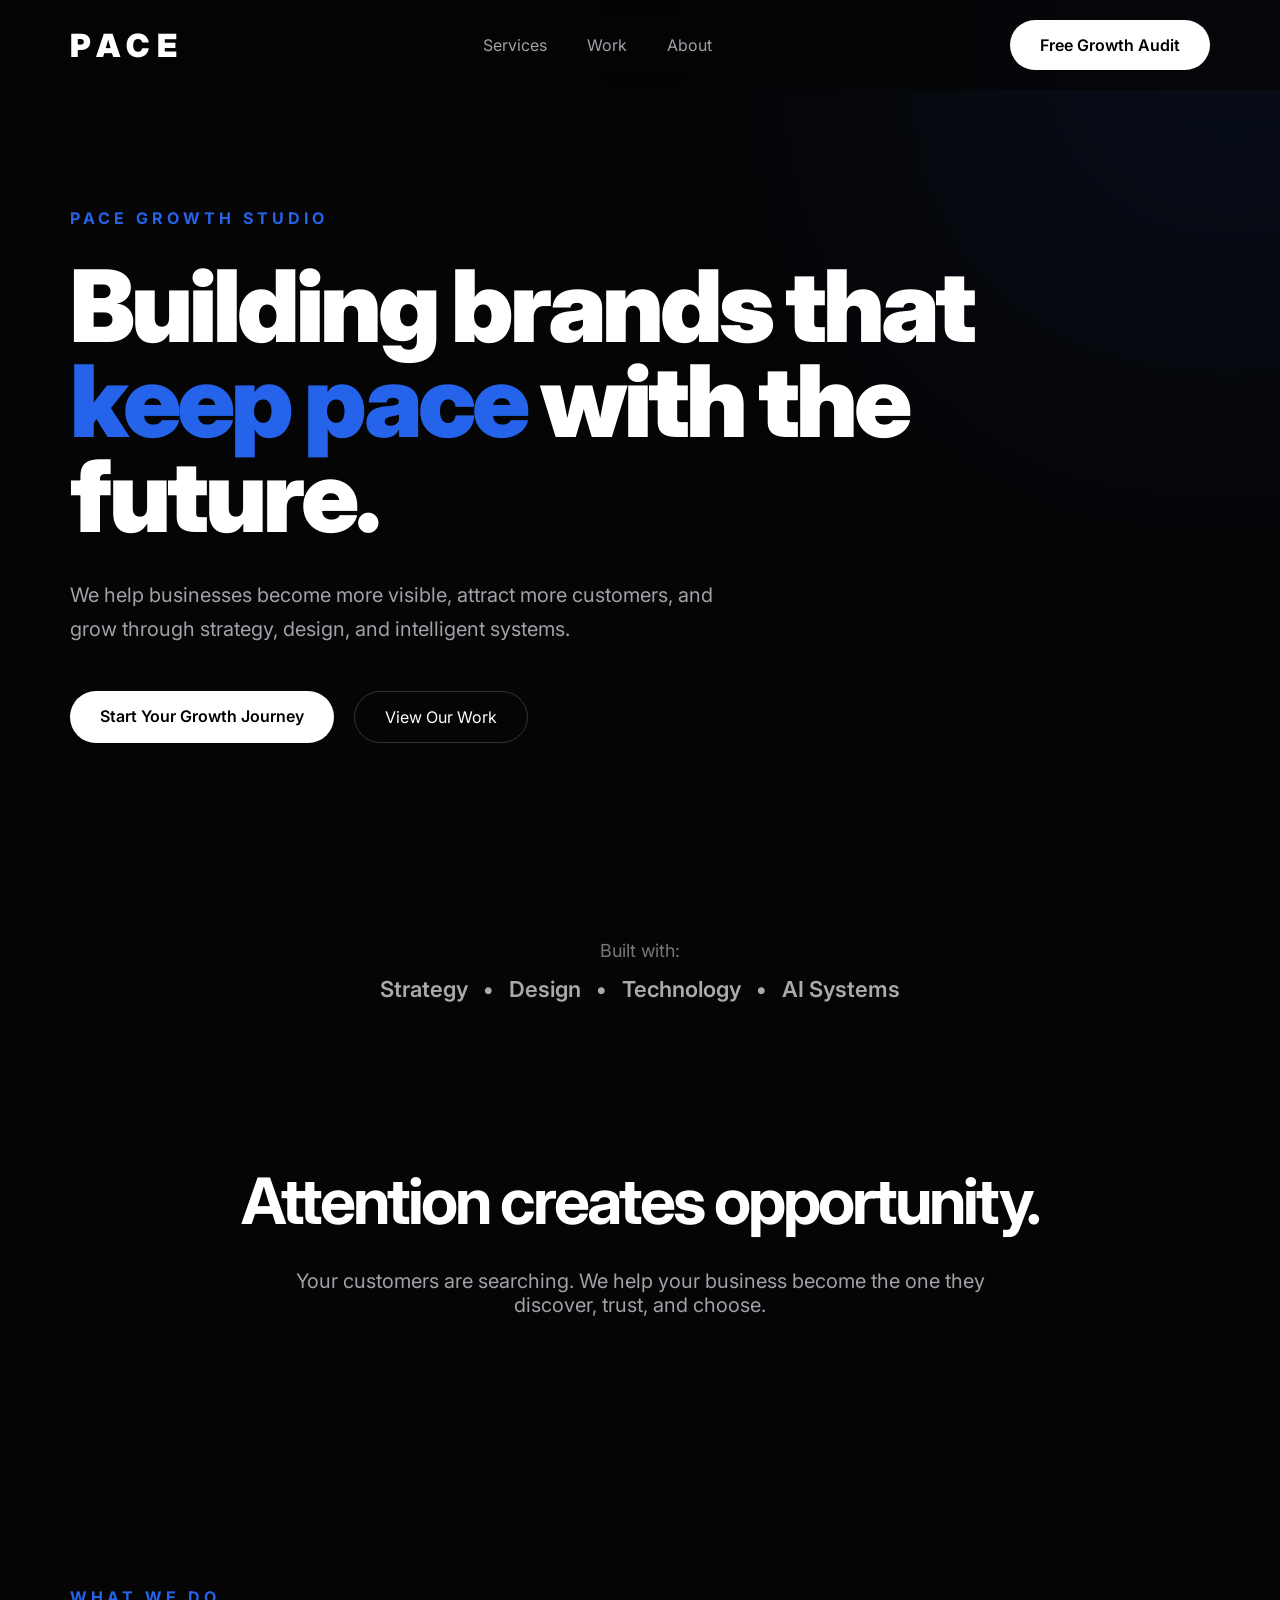
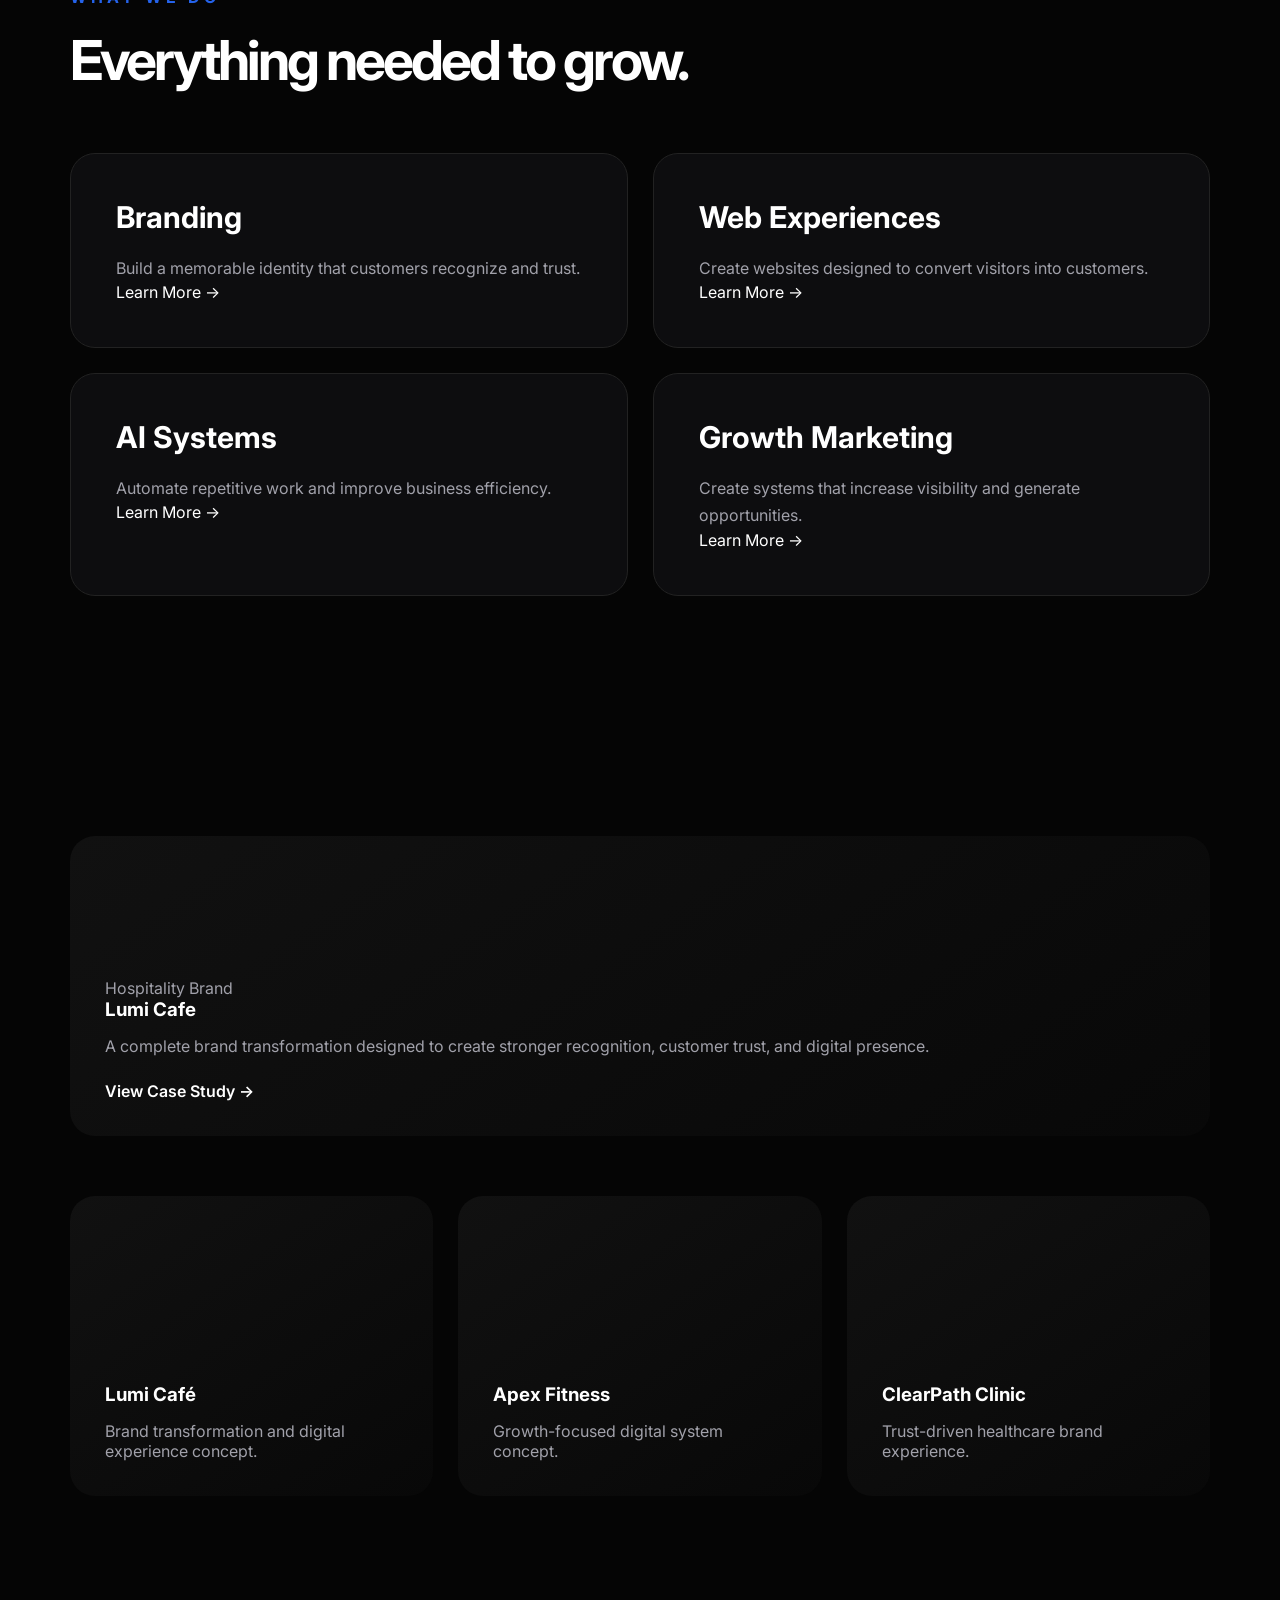
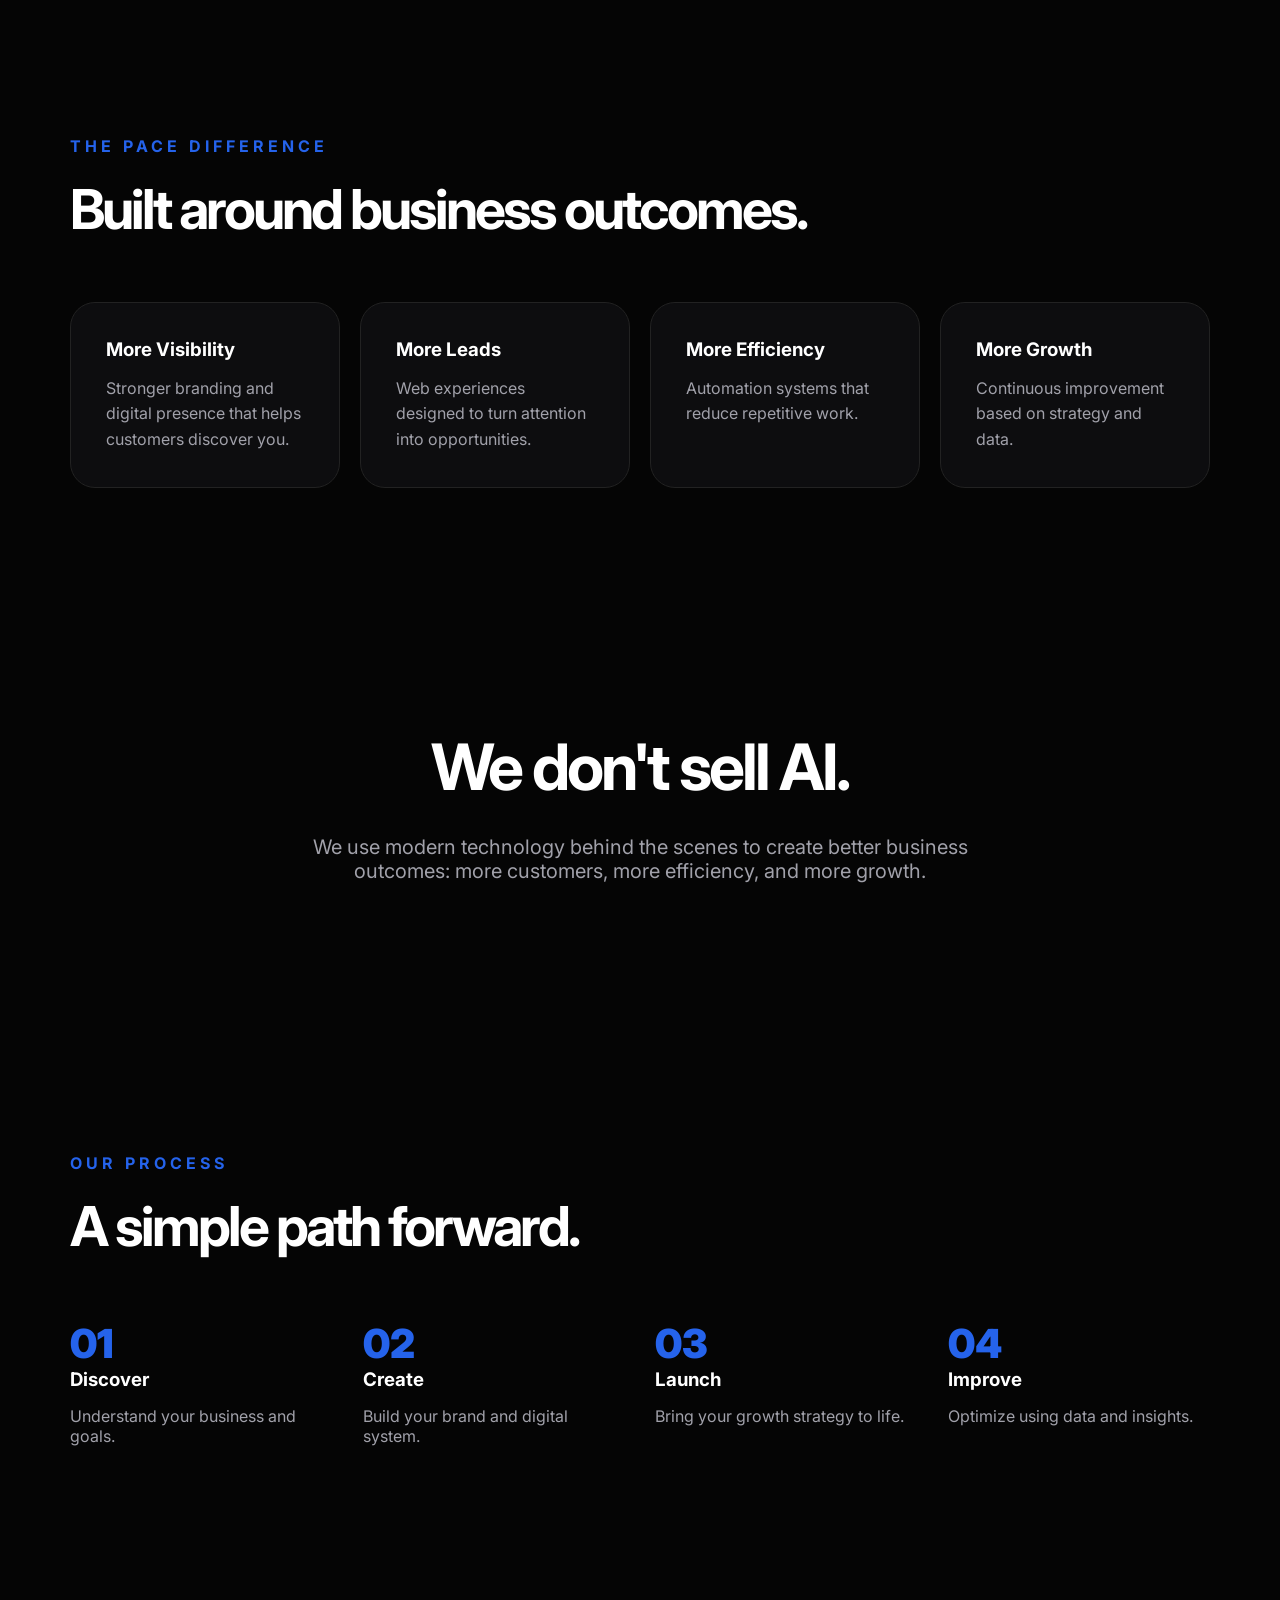
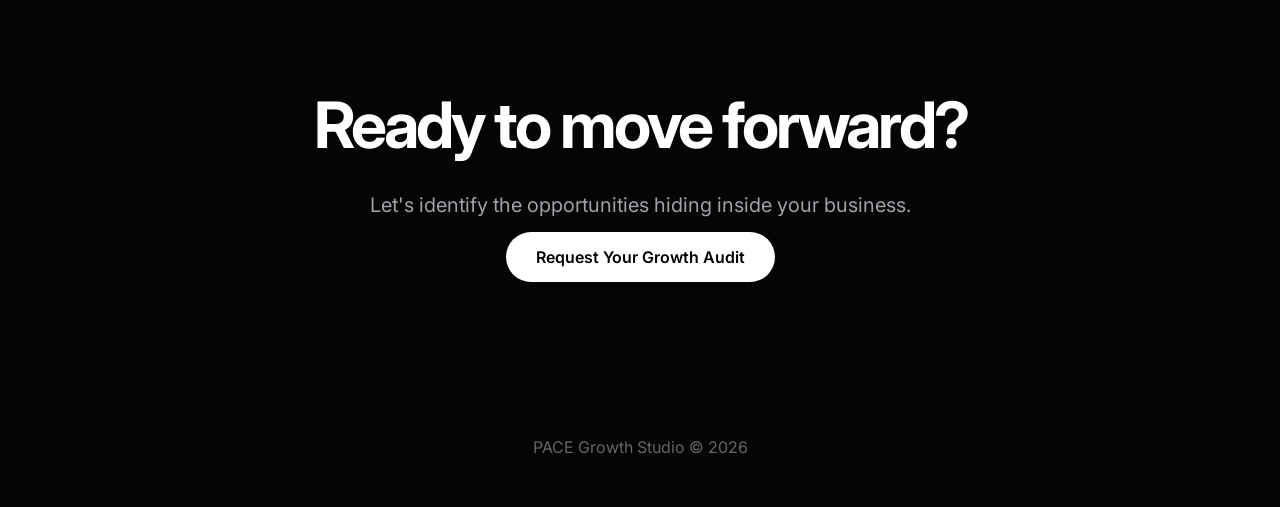
<file: index.html>
<!DOCTYPE html>
<html lang="en">

<head>

<meta charset="UTF-8">
<meta name="viewport" content="width=device-width, initial-scale=1.0">

<title>PACE Growth Studio | Building brands that keep pace with the future</title>

<meta name="description" content="PACE helps businesses grow through branding, digital experiences, AI automation, and marketing systems.">

<link rel="stylesheet" href="style.css">

</head>


<body>


<header>

<nav class="navbar">

<div class="logo">
PACE
</div>


<ul class="nav-links">

<li><a href="services.html">Services</a></li>

<li><a href="work.html">Work</a></li>

<li><a href="about.html">About</a></li>

</ul>


<a href="contact.html" class="nav-button">
Free Growth Audit
</a>


<div class="menu-toggle">
☰
</div>


</nav>

</header>





<main>



<!-- HERO -->


<section class="hero">


<div class="hero-content">


<p class="eyebrow">
PACE GROWTH STUDIO
</p>



<h1>

Building brands that

<span>
keep pace
</span>

with the future.

</h1>



<p class="hero-text">

We help businesses become more visible, attract more customers, and grow through strategy, design, and intelligent systems.

</p>



<div class="hero-buttons">


<a href="contact.html" class="primary-button">
Start Your Growth Journey
</a>



<a href="work.html" class="secondary-button">
View Our Work
</a>



</div>



</div>


</section>



<!-- TRUST BAR -->

<section class="trust-bar">

<p>
Built with:
</p>

<div>

Strategy
&nbsp; • &nbsp;
Design
&nbsp; • &nbsp;
Technology
&nbsp; • &nbsp;
AI Systems

</div>

</section>



<!-- STATEMENT -->


<section class="statement">


<h2>
Attention creates opportunity.
</h2>


<p>
Your customers are searching. We help your business become the one they discover, trust, and choose.
</p>


</section>








<!-- SERVICES PREVIEW -->


<section class="services">


<div class="section-title">

<p>
WHAT WE DO
</p>


<h2>
Everything needed to grow.
</h2>

</div>





<div class="service-grid">



<div class="service-card">

<h3>
Branding
</h3>

<p>
Build a memorable identity that customers recognize and trust.
</p>

<a href="services.html">
Learn More →
</a>

</div>





<div class="service-card">

<h3>
Web Experiences
</h3>

<p>
Create websites designed to convert visitors into customers.
</p>

<a href="services.html">
Learn More →
</a>

</div>





<div class="service-card">

<h3>
AI Systems
</h3>

<p>
Automate repetitive work and improve business efficiency.
</p>

<a href="services.html">
Learn More →
</a>

</div>





<div class="service-card">

<h3>
Growth Marketing
</h3>

<p>
Create systems that increase visibility and generate opportunities.
</p>

<a href="services.html">
Learn More →
</a>

</div>


</div>



</section>








<!-- FEATURED WORK -->


<section class="work">


<div class="project-card">

<p class="project-type">
Hospitality Brand
</p>

<h3>
Lumi Cafe
</h3>

<p>
A complete brand transformation designed to create stronger recognition, customer trust, and digital presence.
</p>

<a href="work.html">
View Case Study →
</a>

</div>





<div class="project-grid">


<div class="project-card">

<h3>
Lumi Café
</h3>


<p>
Brand transformation and digital experience concept.
</p>


</div>





<div class="project-card">

<h3>
Apex Fitness
</h3>


<p>
Growth-focused digital system concept.
</p>


</div>





<div class="project-card">

<h3>
ClearPath Clinic
</h3>


<p>
Trust-driven healthcare brand experience.
</p>


</div>


</div>



</section>


<section class="results">


<div class="section-title">

<p>
THE PACE DIFFERENCE
</p>

<h2>
Built around business outcomes.
</h2>

</div>



<div class="results-grid">


<div class="result-card">

<h3>
More Visibility
</h3>

<p>
Stronger branding and digital presence that helps customers discover you.
</p>

</div>



<div class="result-card">

<h3>
More Leads
</h3>

<p>
Web experiences designed to turn attention into opportunities.
</p>

</div>



<div class="result-card">

<h3>
More Efficiency
</h3>

<p>
Automation systems that reduce repetitive work.
</p>

</div>



<div class="result-card">

<h3>
More Growth
</h3>

<p>
Continuous improvement based on strategy and data.
</p>

</div>



</div>


</section>





<!-- WHY PACE -->


<section class="statement">


<h2>
We don't sell AI.
</h2>


<p>
We use modern technology behind the scenes to create better business outcomes: more customers, more efficiency, and more growth.
</p>



</section>








<!-- PROCESS -->


<section class="process">


<div class="section-title">

<p>
OUR PROCESS
</p>


<h2>
A simple path forward.
</h2>


</div>





<div class="process-grid">


<div>

<span>
01
</span>

<h3>
Discover
</h3>

<p>
Understand your business and goals.
</p>

</div>



<div>

<span>
02
</span>

<h3>
Create
</h3>

<p>
Build your brand and digital system.
</p>

</div>



<div>

<span>
03
</span>

<h3>
Launch
</h3>

<p>
Bring your growth strategy to life.
</p>

</div>



<div>

<span>
04
</span>

<h3>
Improve
</h3>

<p>
Optimize using data and insights.
</p>

</div>



</div>



</section>








<!-- CTA -->


<section class="statement">


<h2>
Ready to move forward?
</h2>


<p>
Let's identify the opportunities hiding inside your business.
</p>



<a href="contact.html" class="primary-button">
Request Your Growth Audit
</a>


</section>



</main>





<footer>

<p>
PACE Growth Studio © 2026
</p>

</footer>





<script src="script.js"></script>


</body>

</html>
</file>
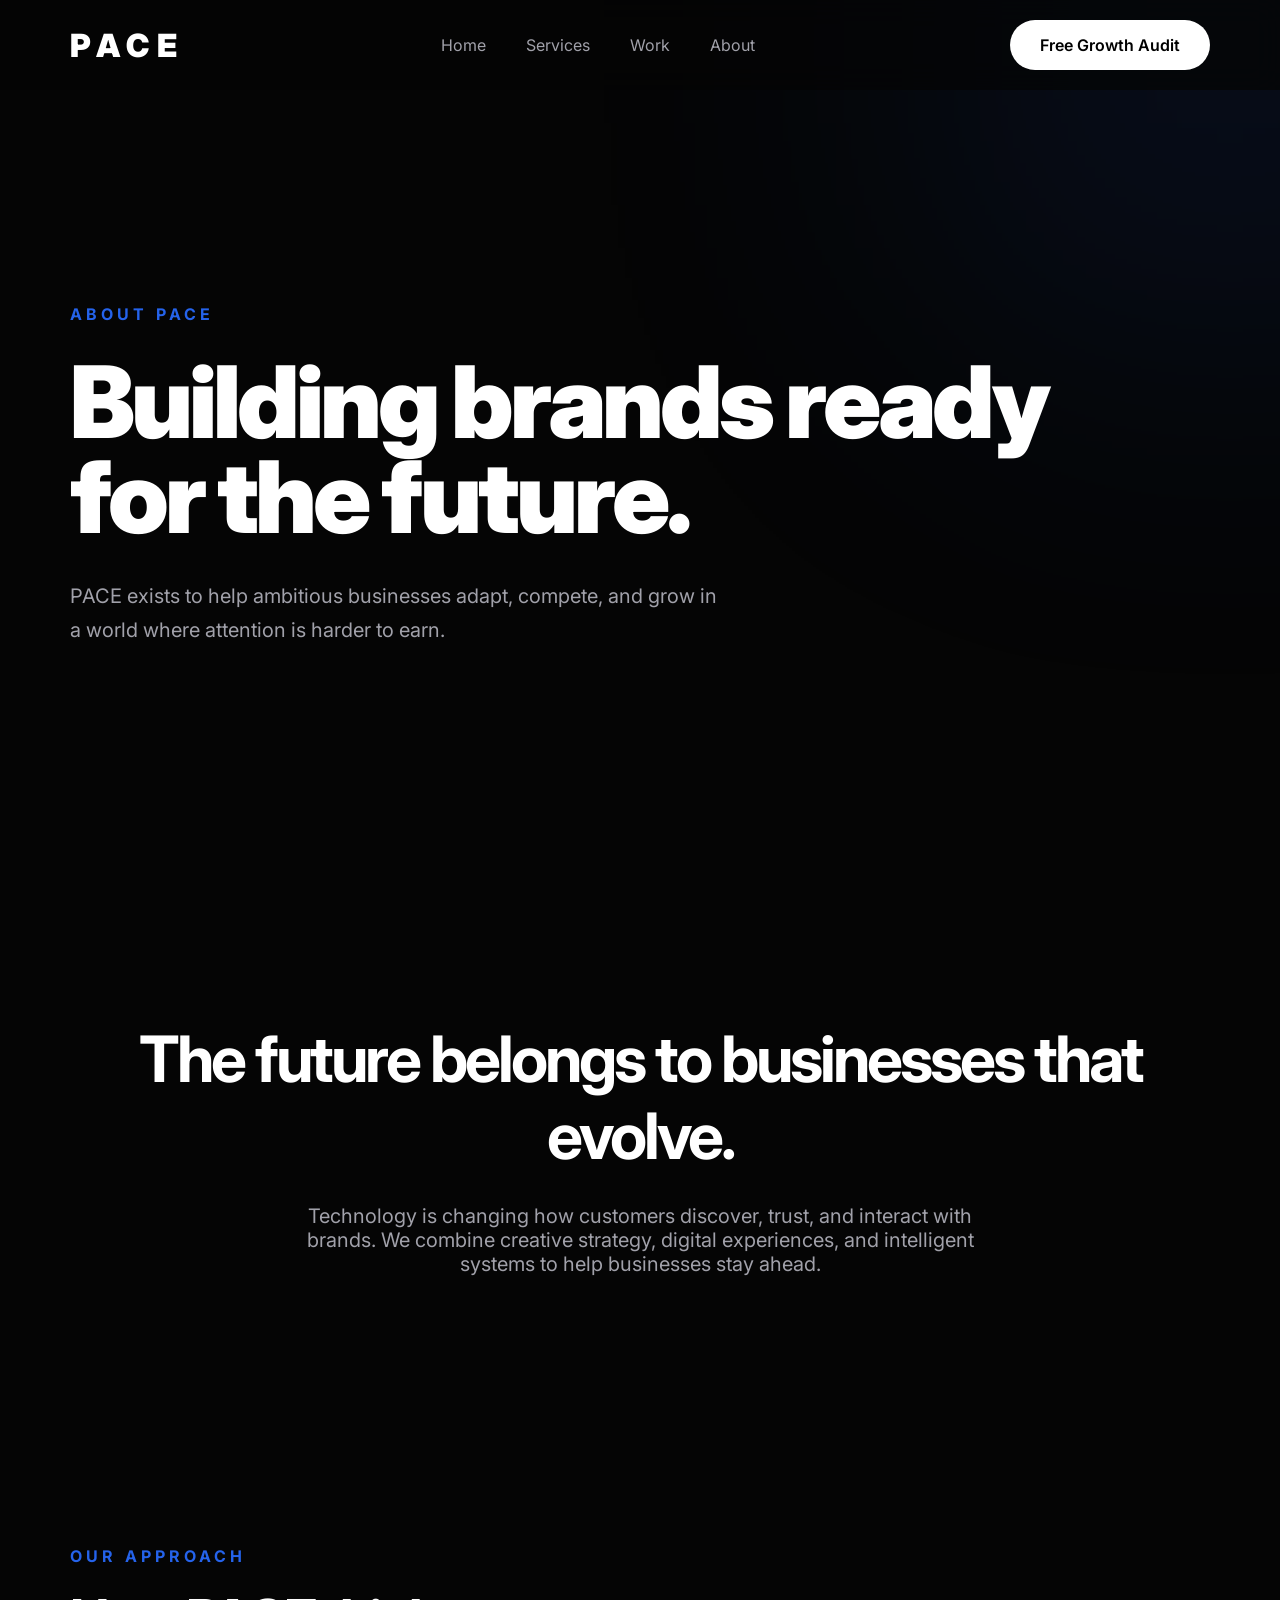
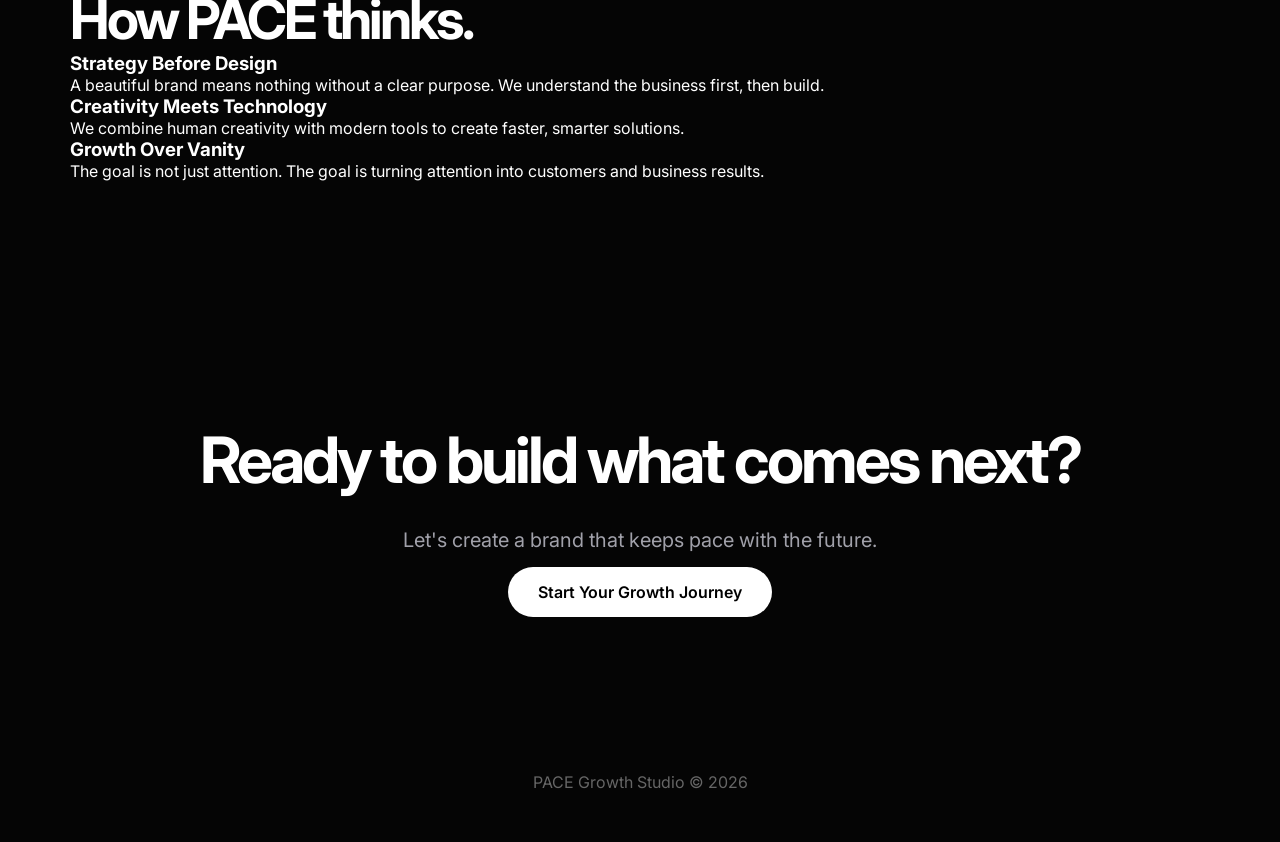
<file: about.html>
<!DOCTYPE html>
<html lang="en">

<head>

<meta charset="UTF-8">
<meta name="viewport" content="width=device-width, initial-scale=1.0">

<title>About | PACE Growth Studio</title>

<meta name="description" content="Learn about PACE Growth Studio and our approach to building modern brands and growth systems.">

<link rel="stylesheet" href="style.css">

</head>


<body>


<header>

<nav class="navbar">


<div class="logo">
PACE
</div>



<ul class="nav-links">

<li><a href="index.html">Home</a></li>

<li><a href="services.html">Services</a></li>

<li><a href="work.html">Work</a></li>

<li><a href="about.html">About</a></li>

</ul>



<a href="contact.html" class="nav-button">
Free Growth Audit
</a>



<div class="menu-toggle">
☰
</div>


</nav>

</header>






<main>



<section class="hero">


<div class="hero-content">


<p class="eyebrow">
ABOUT PACE
</p>



<h1>
Building brands ready for the future.
</h1>



<p class="hero-text">

PACE exists to help ambitious businesses adapt, compete, and grow in a world where attention is harder to earn.

</p>



</div>


</section>








<section class="statement">


<h2>
The future belongs to businesses that evolve.
</h2>



<p>

Technology is changing how customers discover, trust, and interact with brands.

We combine creative strategy, digital experiences, and intelligent systems to help businesses stay ahead.

</p>


</section>









<section class="trust">


<div class="section-title">


<p>
OUR APPROACH
</p>


<h2>
How PACE thinks.
</h2>


</div>





<div class="trust-grid">



<div class="trust-card">


<h3>
Strategy Before Design
</h3>


<p>
A beautiful brand means nothing without a clear purpose. We understand the business first, then build.
</p>


</div>





<div class="trust-card">


<h3>
Creativity Meets Technology
</h3>


<p>
We combine human creativity with modern tools to create faster, smarter solutions.
</p>


</div>






<div class="trust-card">


<h3>
Growth Over Vanity
</h3>


<p>
The goal is not just attention. The goal is turning attention into customers and business results.
</p>


</div>



</div>



</section>









<section class="statement">


<h2>
Ready to build what comes next?
</h2>



<p>

Let's create a brand that keeps pace with the future.

</p>



<a href="contact.html" class="primary-button">

Start Your Growth Journey

</a>


</section>





</main>





<footer>


<p>
PACE Growth Studio © 2026
</p>


</footer>





<script src="script.js"></script>


</body>

</html>
</file>
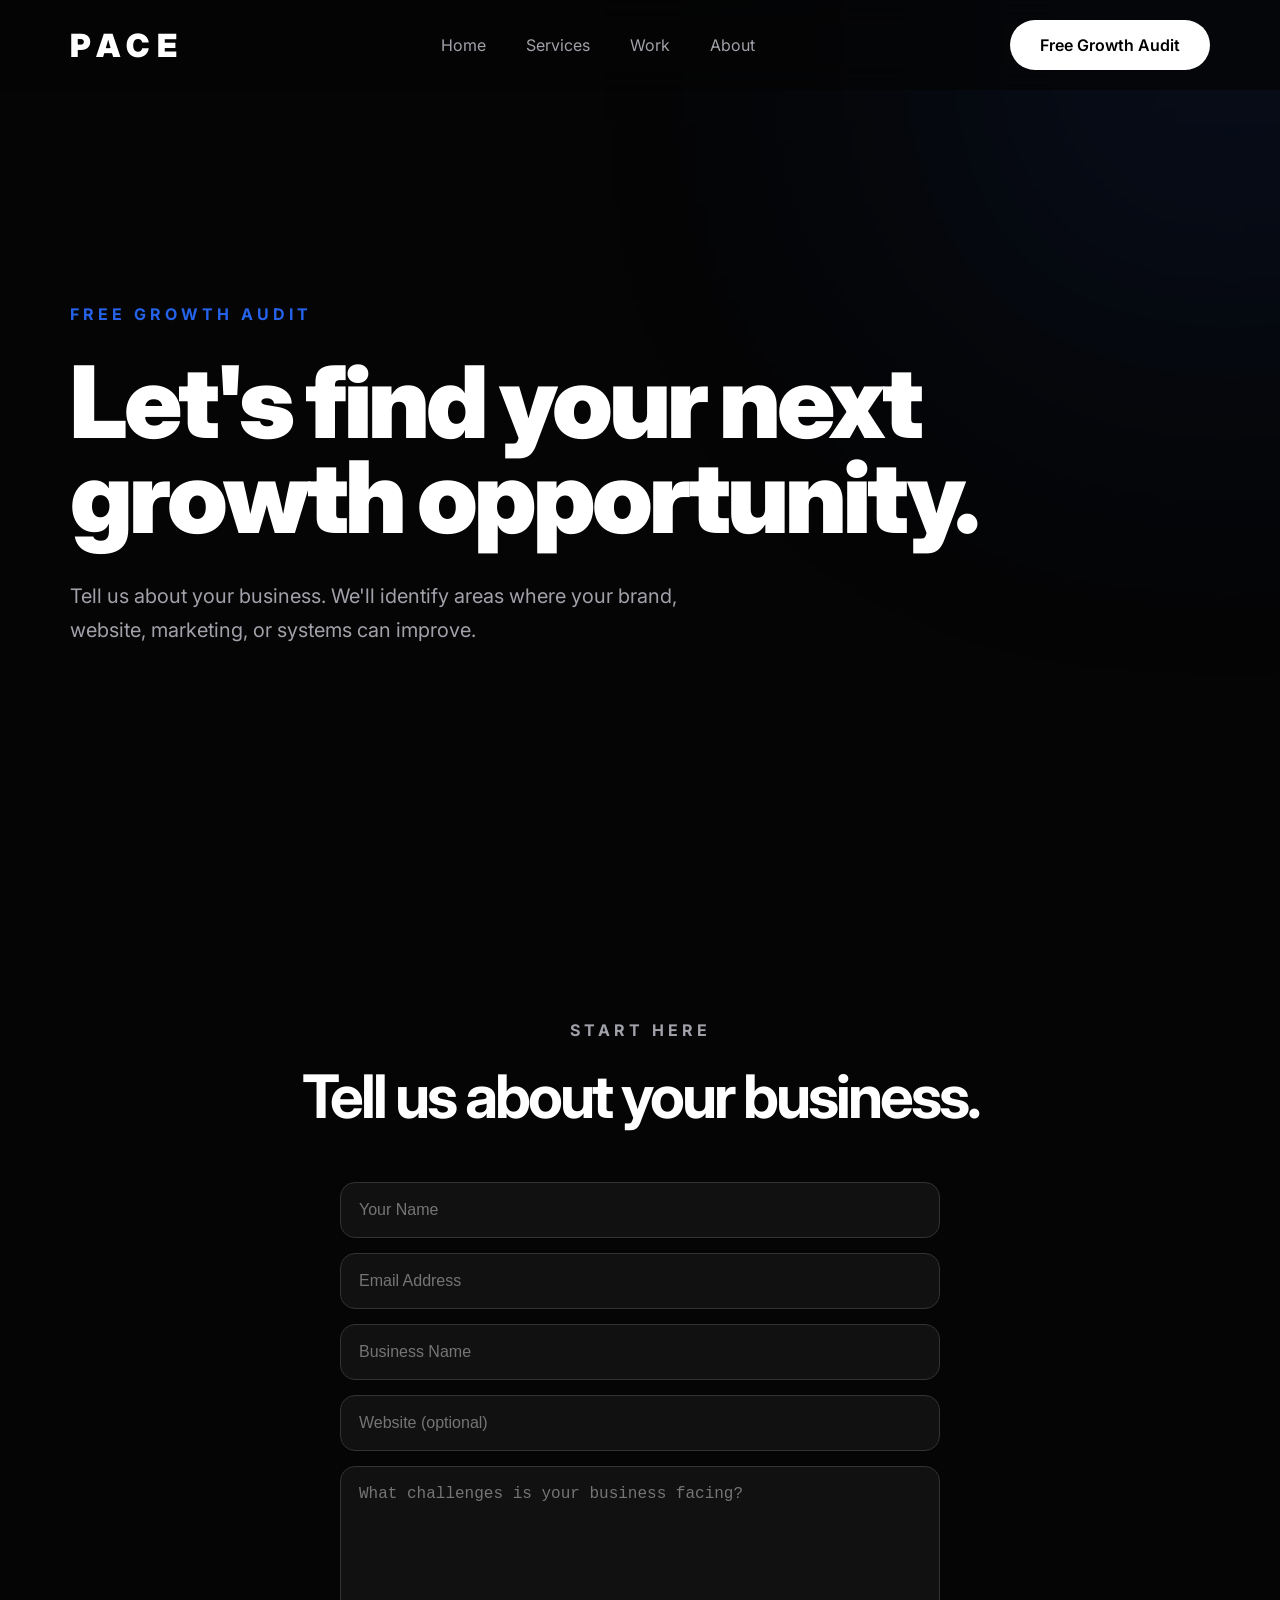
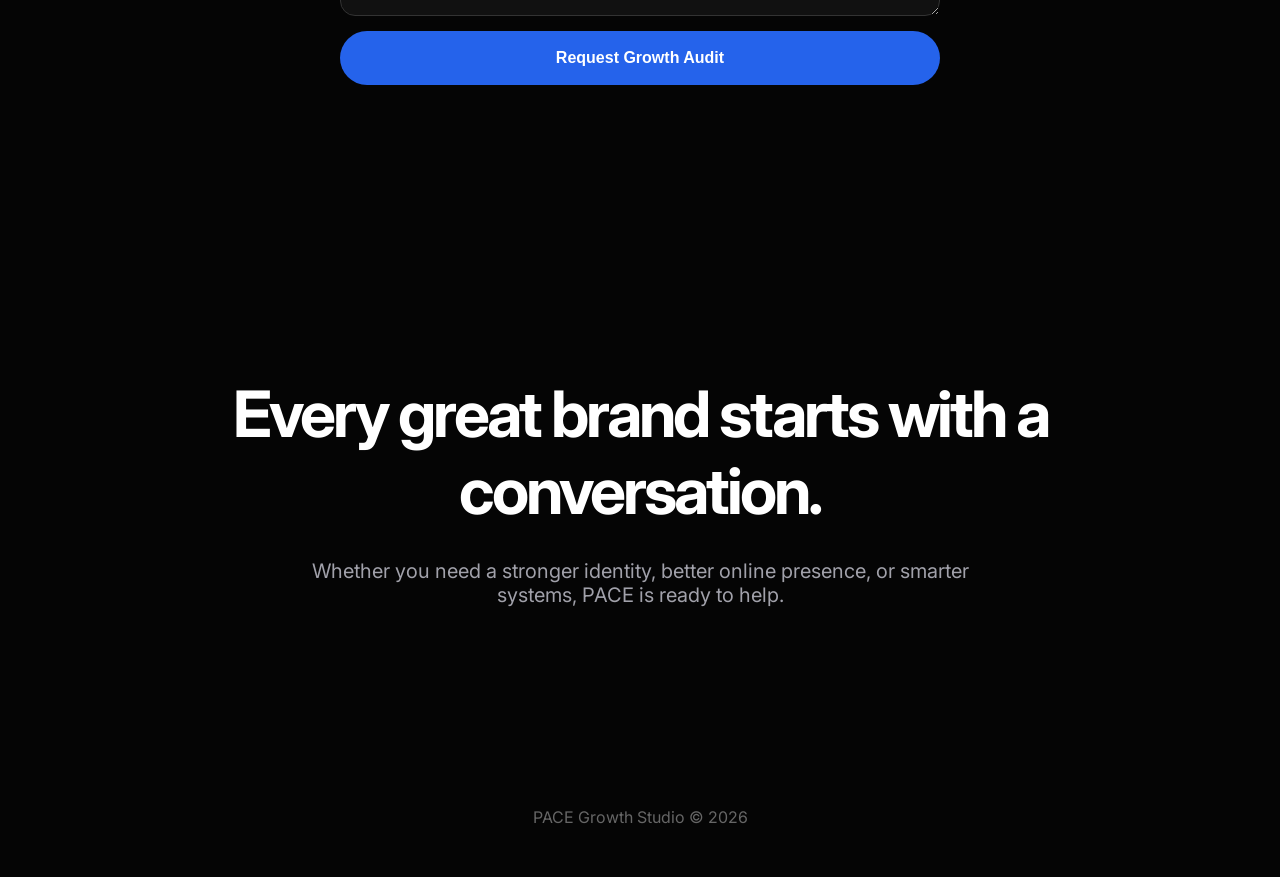
<file: contact.html>
<!DOCTYPE html>
<html lang="en">

<head>

<meta charset="UTF-8">
<meta name="viewport" content="width=device-width, initial-scale=1.0">

<title>Contact | PACE Growth Studio</title>

<meta name="description" content="Request a free growth audit from PACE Growth Studio.">

<link rel="stylesheet" href="style.css">

</head>


<body>


<header>

<nav class="navbar">


<div class="logo">
PACE
</div>



<ul class="nav-links">

<li><a href="index.html">Home</a></li>

<li><a href="services.html">Services</a></li>

<li><a href="work.html">Work</a></li>

<li><a href="about.html">About</a></li>

</ul>



<a href="contact.html" class="nav-button">
Free Growth Audit
</a>



<div class="menu-toggle">
☰
</div>


</nav>

</header>







<main>



<section class="hero">


<div class="hero-content">


<p class="eyebrow">
FREE GROWTH AUDIT
</p>



<h1>
Let's find your next growth opportunity.
</h1>



<p class="hero-text">

Tell us about your business. We'll identify areas where your brand, website, marketing, or systems can improve.

</p>


</div>


</section>








<section class="contact">



<div class="section-title">

<p>
START HERE
</p>


<h2>
Tell us about your business.
</h2>


</div>





<form>


<input 
type="text" 
placeholder="Your Name"
>



<input 
type="email" 
placeholder="Email Address"
>




<input 
type="text" 
placeholder="Business Name"
>




<input 
type="text" 
placeholder="Website (optional)"
>





<textarea 
placeholder="What challenges is your business facing?"
></textarea>





<button>
Request Growth Audit
</button>



</form>




</section>









<section class="statement">


<h2>
Every great brand starts with a conversation.
</h2>



<p>

Whether you need a stronger identity, better online presence, or smarter systems, PACE is ready to help.

</p>



</section>





</main>






<footer>


<p>
PACE Growth Studio © 2026
</p>


</footer>





<script src="script.js"></script>


</body>

</html>
</file>
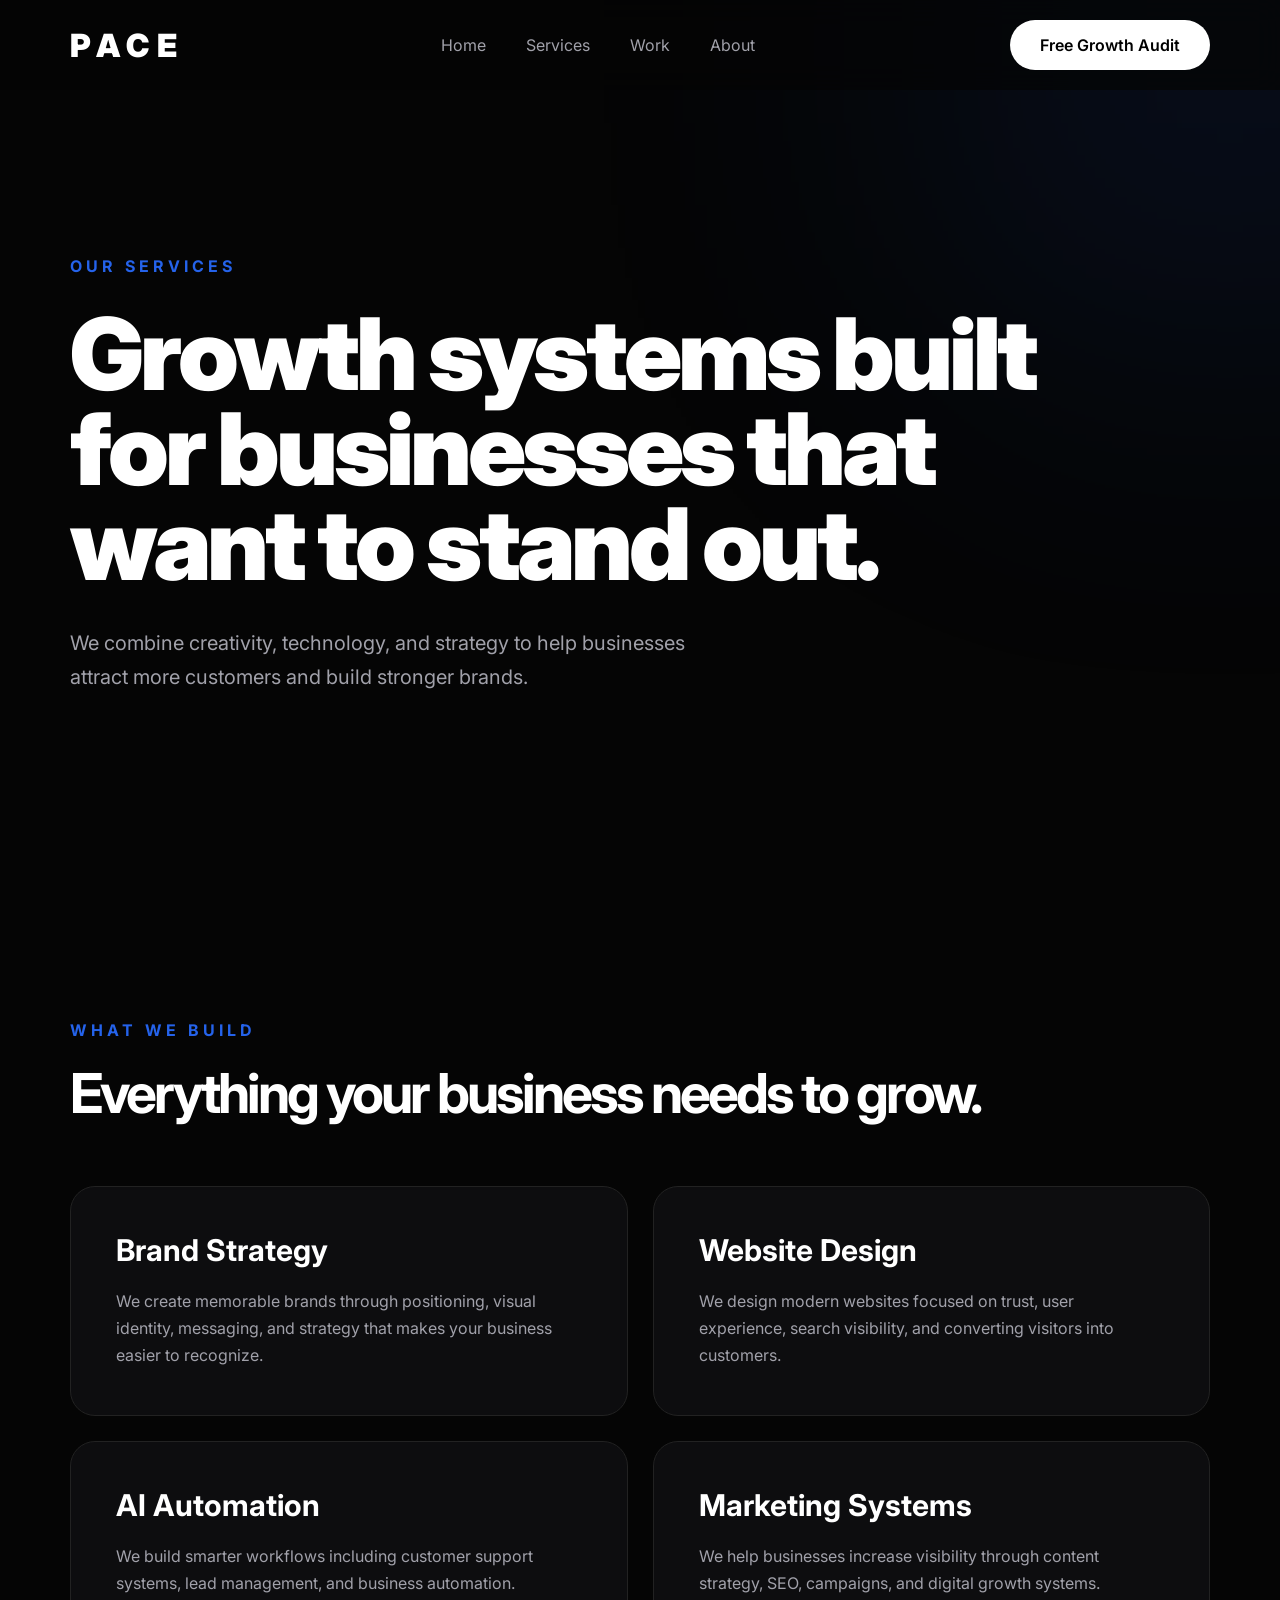
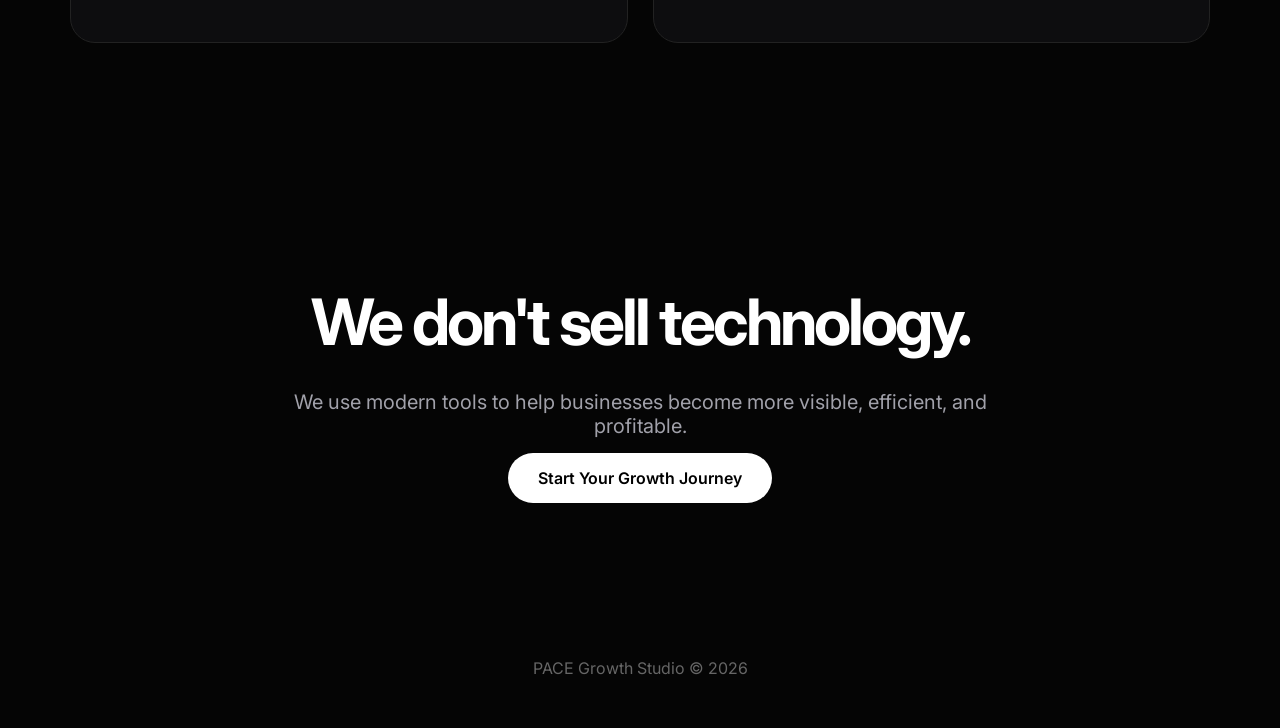
<file: services.html>
<!DOCTYPE html>
<html lang="en">

<head>

<meta charset="UTF-8">
<meta name="viewport" content="width=device-width, initial-scale=1.0">

<title>Services | PACE Growth Studio</title>

<meta name="description" content="PACE helps businesses grow through branding, websites, AI automation, and marketing systems.">

<link rel="stylesheet" href="style.css">

</head>


<body>


<header>

<nav class="navbar">

<div class="logo">
PACE
</div>


<ul class="nav-links">

<li><a href="index.html">Home</a></li>

<li><a href="services.html">Services</a></li>

<li><a href="work.html">Work</a></li>

<li><a href="about.html">About</a></li>

</ul>


<a href="contact.html" class="nav-button">
Free Growth Audit
</a>


<div class="menu-toggle">
☰
</div>


</nav>

</header>



<main>


<section class="hero">

<div class="hero-content">


<p class="eyebrow">
OUR SERVICES
</p>


<h1>
Growth systems built for businesses that want to stand out.
</h1>


<p class="hero-text">
We combine creativity, technology, and strategy to help businesses attract more customers and build stronger brands.
</p>


</div>

</section>





<section class="services">


<div class="section-title">

<p>
WHAT WE BUILD
</p>


<h2>
Everything your business needs to grow.
</h2>


</div>



<div class="service-grid">



<div class="service-card">

<h3>
Brand Strategy
</h3>


<p>
We create memorable brands through positioning, visual identity, messaging, and strategy that makes your business easier to recognize.
</p>

</div>





<div class="service-card">

<h3>
Website Design
</h3>


<p>
We design modern websites focused on trust, user experience, search visibility, and converting visitors into customers.
</p>

</div>





<div class="service-card">

<h3>
AI Automation
</h3>


<p>
We build smarter workflows including customer support systems, lead management, and business automation.
</p>

</div>





<div class="service-card">

<h3>
Marketing Systems
</h3>


<p>
We help businesses increase visibility through content strategy, SEO, campaigns, and digital growth systems.
</p>

</div>




</div>


</section>






<section class="statement">


<h2>
We don't sell technology.
</h2>


<p>
We use modern tools to help businesses become more visible, efficient, and profitable.
</p>


<a href="contact.html" class="primary-button">
Start Your Growth Journey
</a>


</section>



</main>



<footer>

<p>
PACE Growth Studio © 2026
</p>

</footer>



<script src="script.js"></script>


</body>

</html>
</file>
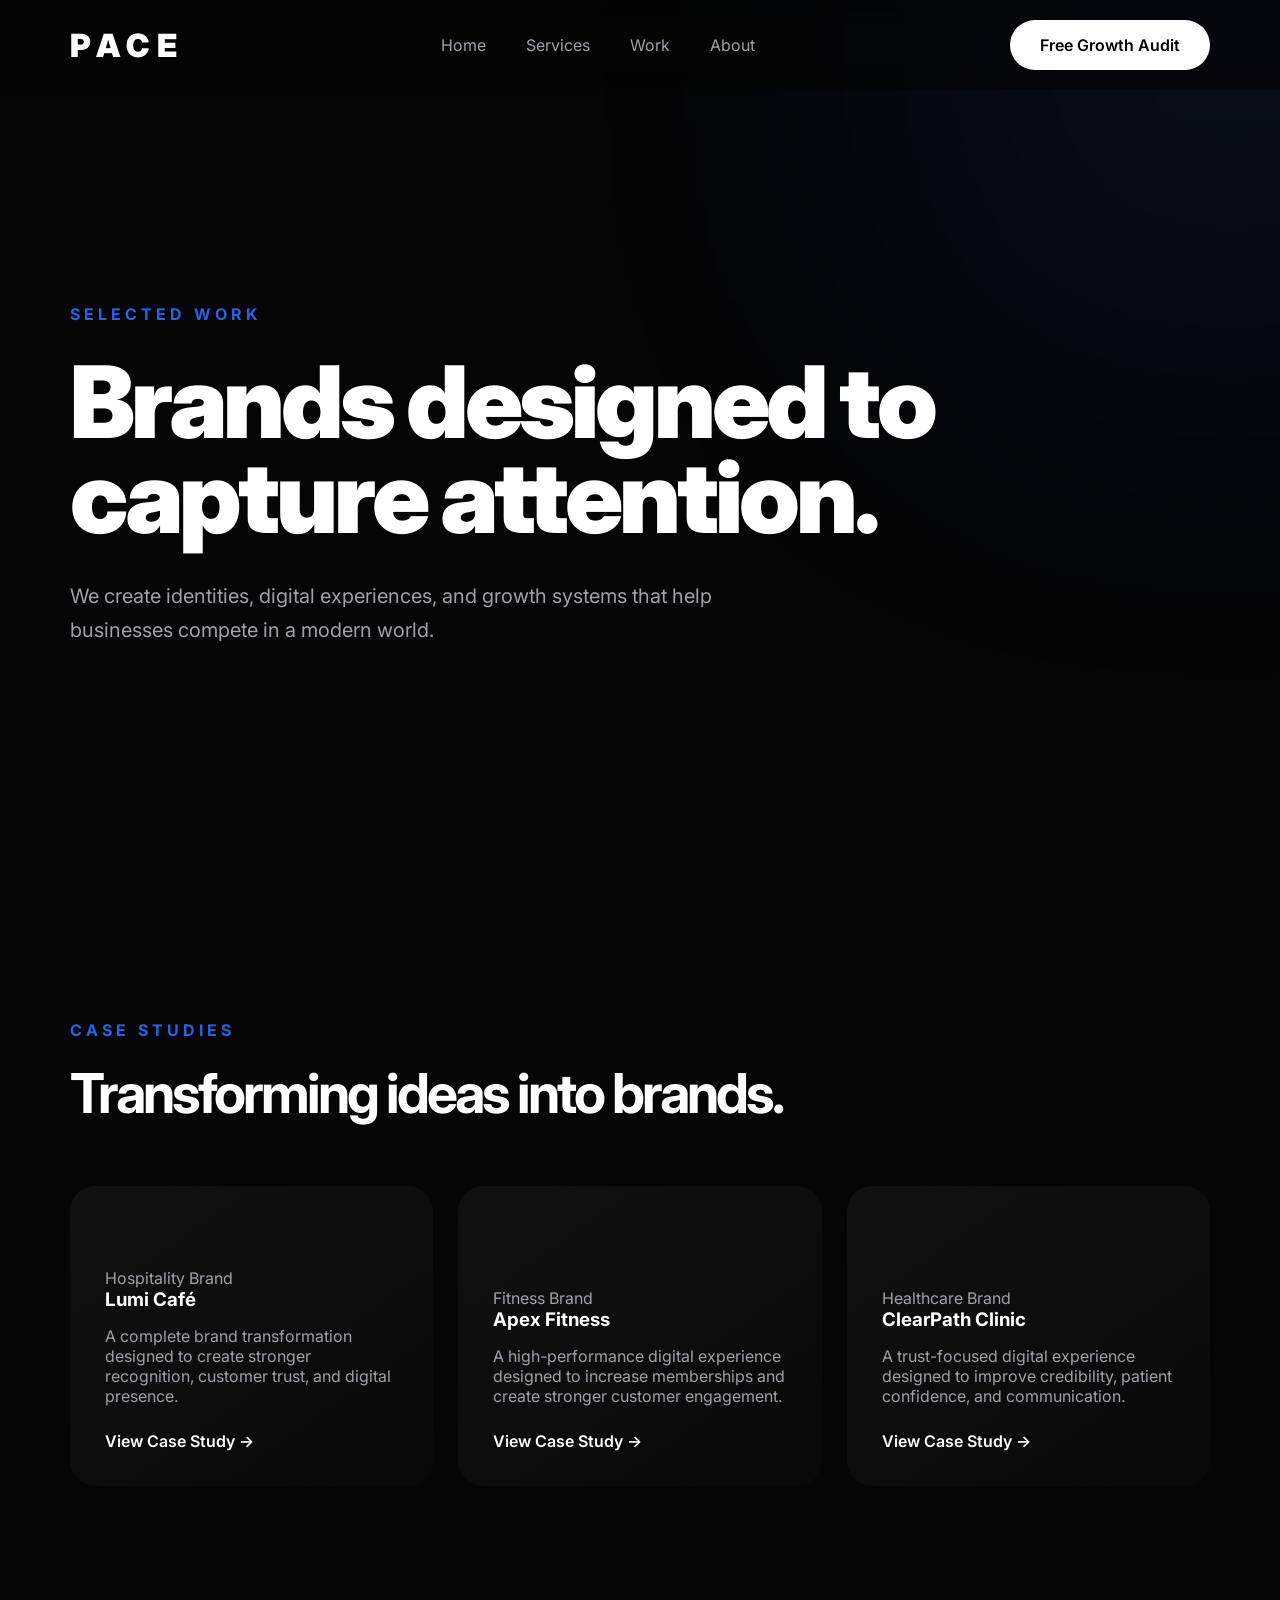
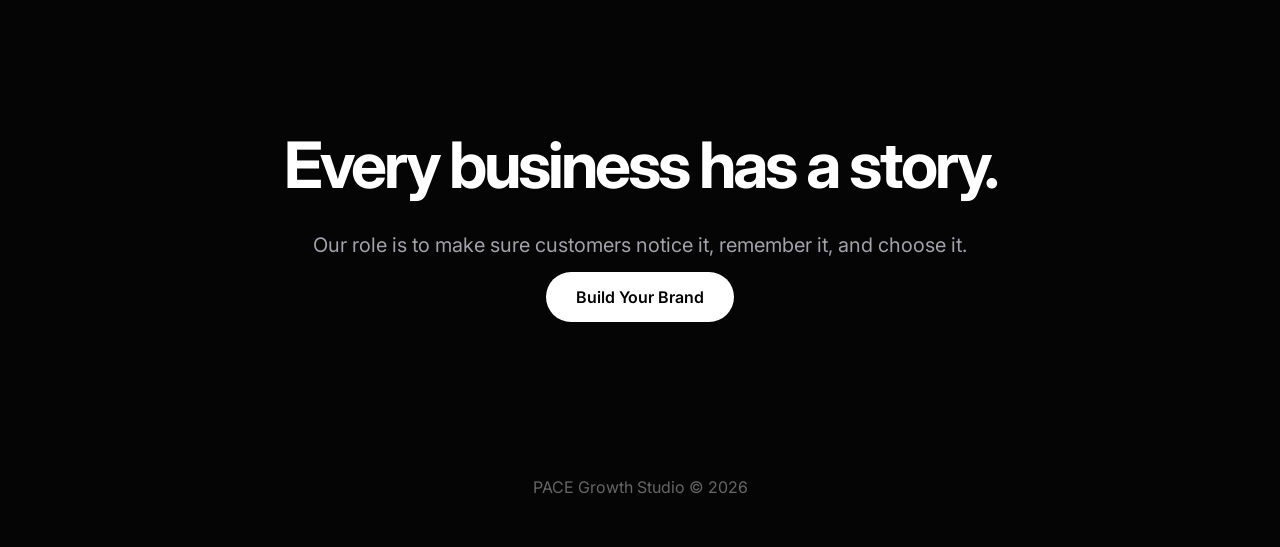
<file: work.html>
<!DOCTYPE html>
<html lang="en">

<head>

<meta charset="UTF-8">
<meta name="viewport" content="width=device-width, initial-scale=1.0">

<title>Work | PACE Growth Studio</title>

<meta name="description" content="Explore PACE Growth Studio case studies and brand transformation concepts.">

<link rel="stylesheet" href="style.css">

</head>


<body>


<header>

<nav class="navbar">

<div class="logo">
PACE
</div>


<ul class="nav-links">

<li><a href="index.html">Home</a></li>

<li><a href="services.html">Services</a></li>

<li><a href="work.html">Work</a></li>

<li><a href="about.html">About</a></li>

</ul>


<a href="contact.html" class="nav-button">
Free Growth Audit
</a>


<div class="menu-toggle">
☰
</div>


</nav>

</header>





<main>


<section class="hero">

<div class="hero-content">


<p class="eyebrow">
SELECTED WORK
</p>


<h1>
Brands designed to capture attention.
</h1>


<p class="hero-text">
We create identities, digital experiences, and growth systems that help businesses compete in a modern world.
</p>


</div>

</section>







<section class="work">


<div class="section-title">

<p>
CASE STUDIES
</p>


<h2>
Transforming ideas into brands.
</h2>


</div>





<div class="project-grid">



<div class="project-card">

<p class="project-type">
Hospitality Brand
</p>

<h3>
Lumi Café
</h3>

<p>
A complete brand transformation designed to create stronger recognition, customer trust, and digital presence.
</p>

<a href="work.html">
View Case Study →
</a>

</div>






<div class="project-card">

<p class="project-type">
Fitness Brand
</p>

<h3>
Apex Fitness
</h3>

<p>
A high-performance digital experience designed to increase memberships and create stronger customer engagement.
</p>

<a href="work.html">
View Case Study →
</a>

</div>







<div class="project-card">

<p class="project-type">
Healthcare Brand
</p>

<h3>
ClearPath Clinic
</h3>

<p>
A trust-focused digital experience designed to improve credibility, patient confidence, and communication.
</p>

<a href="work.html">
View Case Study →
</a>

</div>



</div>



</section>







<section class="statement">


<h2>
Every business has a story.
</h2>


<p>
Our role is to make sure customers notice it, remember it, and choose it.
</p>


<a href="contact.html" class="primary-button">
Build Your Brand
</a>


</section>



</main>





<footer>

<p>
PACE Growth Studio © 2026
</p>

</footer>





<script src="script.js"></script>


</body>

</html>
</file>
<file: style.css>
@import url('https://fonts.googleapis.com/css2?family=Inter:wght@400;500;600;700;800;900&display=swap');


* {
    margin: 0;
    padding: 0;
    box-sizing: border-box;
}


html {
    scroll-behavior: smooth;
}


body {

    font-family: "Inter", sans-serif;
    background: #050505;
    color: white;
    overflow-x: hidden;

}


body::before {

    content: "";
    position: fixed;
    width: 500px;
    height: 500px;
    background: #2563eb;
    filter: blur(180px);
    opacity: 0.15;
    top: -200px;
    right: -200px;
    z-index: -1;

}



a {
    text-decoration: none;
    color: inherit;
}



header {

    width: 100%;
    position: fixed;
    top: 0;
    z-index: 100;

    backdrop-filter: blur(15px);
    background: rgba(5,5,5,0.7);

}



.navbar {

    max-width: 1200px;
    margin: auto;

    height: 90px;

    display: flex;
    align-items: center;
    justify-content: space-between;

    padding: 0 30px;

}



.logo {

    font-size: 32px;
    font-weight: 900;
    letter-spacing: 8px;

}



.nav-links {

    display: flex;
    list-style: none;
    gap: 40px;

}



.nav-links a {

    color: #a1a1aa;
    transition: .3s;

}


.nav-links a:hover {

    color:white;

}



.nav-button,
.primary-button {

    background:white;
    color:black;

    padding:15px 30px;

    border-radius:50px;

    font-weight:600;

    transition:.3s;

}



.nav-button:hover,
.primary-button:hover {

    transform:translateY(-3px);

}



.menu-toggle {

    display:none;
    font-size:28px;

}






/* HERO */


.hero {

    min-height:100vh;

    display:flex;
    align-items:center;

    max-width:1200px;
    margin:auto;

    padding:150px 30px 100px;

}



.eyebrow {

    color:#2563eb;
    letter-spacing:4px;
    font-weight:700;

    margin-bottom:30px;

}



.hero h1 {

    font-size:clamp(55px,8vw,100px);

    line-height:.95;

    font-weight:900;

    max-width:1000px;

    letter-spacing:-4px;

}



.hero h1 span {

    color:#2563eb;

}



.hero-text {

    margin-top:35px;

    color:#a1a1aa;

    font-size:20px;

    line-height:1.7;

    max-width:650px;

}



.hero-buttons {

    display:flex;
    gap:20px;

    margin-top:45px;

}



.secondary-button {

    padding:15px 30px;

    border-radius:50px;

    border:1px solid #333;

    color:white;

}



.secondary-button:hover {

    background:#111;

}






/* GENERAL */


section {

    max-width:1200px;
    margin:auto;

    padding:120px 30px;

}



.statement {

    text-align:center;

}



.statement h2 {

    font-size:clamp(40px,5vw,70px);

    letter-spacing:-3px;

}



.statement p {

    margin:30px auto;

    color:#a1a1aa;

    max-width:700px;

    font-size:20px;

}







.section-title p {

    color:#2563eb;

    letter-spacing:4px;

    font-weight:700;

}



.section-title h2 {

    font-size:55px;

    margin-top:20px;

    letter-spacing:-3px;

}






/* SERVICES */


.service-grid {

    margin-top:60px;

    display:grid;

    grid-template-columns:repeat(2,1fr);

    gap:25px;

}



.service-card {

    background:#0d0d0f;

    border:1px solid #222;

    padding:45px;

    border-radius:25px;

    transition:.4s;

}



.service-card:hover {

    transform:translateY(-10px);

    border-color:#2563eb;

}



.service-card h3 {

    font-size:30px;

    margin-bottom:20px;

}



.service-card p {

    color:#a1a1aa;

    line-height:1.7;

}








/* WORK */


.project-grid {

    margin-top:60px;

    display:grid;

    grid-template-columns:repeat(3,1fr);

    gap:25px;

}



.project-card {

    min-height:300px;

    padding:35px;

    border-radius:25px;

    background:linear-gradient(
    145deg,
    #111,
    #080808
    );

    display:flex;

    flex-direction:column;

    justify-content:end;

    transition:.4s;

}



.project-card:hover {

    transform:scale(1.03);

}



.project-card p {

    color:#a1a1aa;

    margin-top:15px;

}







/* PROCESS */


.process-grid {

    margin-top:60px;

    display:grid;

    grid-template-columns:repeat(4,1fr);

    gap:30px;

}



.process-grid span {

    color:#2563eb;

    font-size:40px;

    font-weight:900;

}



.process-grid p {

    color:#a1a1aa;

    margin-top:15px;

}








/* ABOUT */


.about {

    text-align:center;

}



.about h2 {

    font-size:60px;

}



.about p {

    color:#a1a1aa;

    max-width:700px;

    margin:30px auto;

    font-size:20px;

}







/* CONTACT */


.contact {

    text-align:center;

}



.contact h2 {

    font-size:60px;

}



.contact p {

    color:#a1a1aa;

}



form {

    max-width:600px;

    margin:50px auto;

    display:flex;

    flex-direction:column;

    gap:15px;

}



input,
textarea {

    background:#111;

    border:1px solid #333;

    color:white;

    padding:18px;

    border-radius:15px;

    font-size:16px;

}



textarea {

    min-height:150px;

}



button {

    padding:18px;

    border-radius:50px;

    border:none;

    background:#2563eb;

    color:white;

    font-size:16px;

    font-weight:700;

    cursor:pointer;

}






footer {

    text-align:center;

    padding:50px;

    color:#666;

}







@media(max-width:800px){


.nav-links,
.nav-button {

    display:none;

}


.menu-toggle {

    display:block;

}



.service-grid,
.project-grid,
.process-grid {

    grid-template-columns:1fr;

}



.hero h1 {

    letter-spacing:-2px;

}



.section-title h2,
.contact h2,
.about h2 {

    font-size:40px;

}


}.hidden {

    opacity:0;
    transform:translateY(40px);
    transition:1s ease;

}


.show {

    opacity:1;
    transform:translateY(0);

}



.nav-links.active {

    display:flex;

    position:absolute;

    top:90px;

    left:0;

    width:100%;

    background:#050505;

    padding:40px;

    flex-direction:column;

    text-align:center;

}/* RESULTS */


.results-grid {

display:grid;
grid-template-columns:repeat(4,1fr);
gap:20px;
margin-top:60px;

}


.result-card {

background:#0d0d0f;
border:1px solid #222;

padding:35px;

border-radius:25px;

transition:.3s;

}


.result-card:hover {

border-color:#2563eb;
transform:translateY(-8px);

}


.result-card p {

color:#a1a1aa;
margin-top:15px;
line-height:1.6;

}



@media(max-width:800px){

.results-grid{

grid-template-columns:1fr;

}

}/* TRUST BAR */

.trust-bar {

    text-align:center;
    padding:40px 30px;
    color:#777;
    font-size:18px;

}


.trust-bar div {

    margin-top:15px;
    color:#aaa;
    font-size:22px;
    font-weight:600;

}.project-card a {

    display:inline-block;
    margin-top:25px;
    color:white;
    font-weight:600;

}


.project-card a:hover {

    color:#2563eb;

}
</file>
